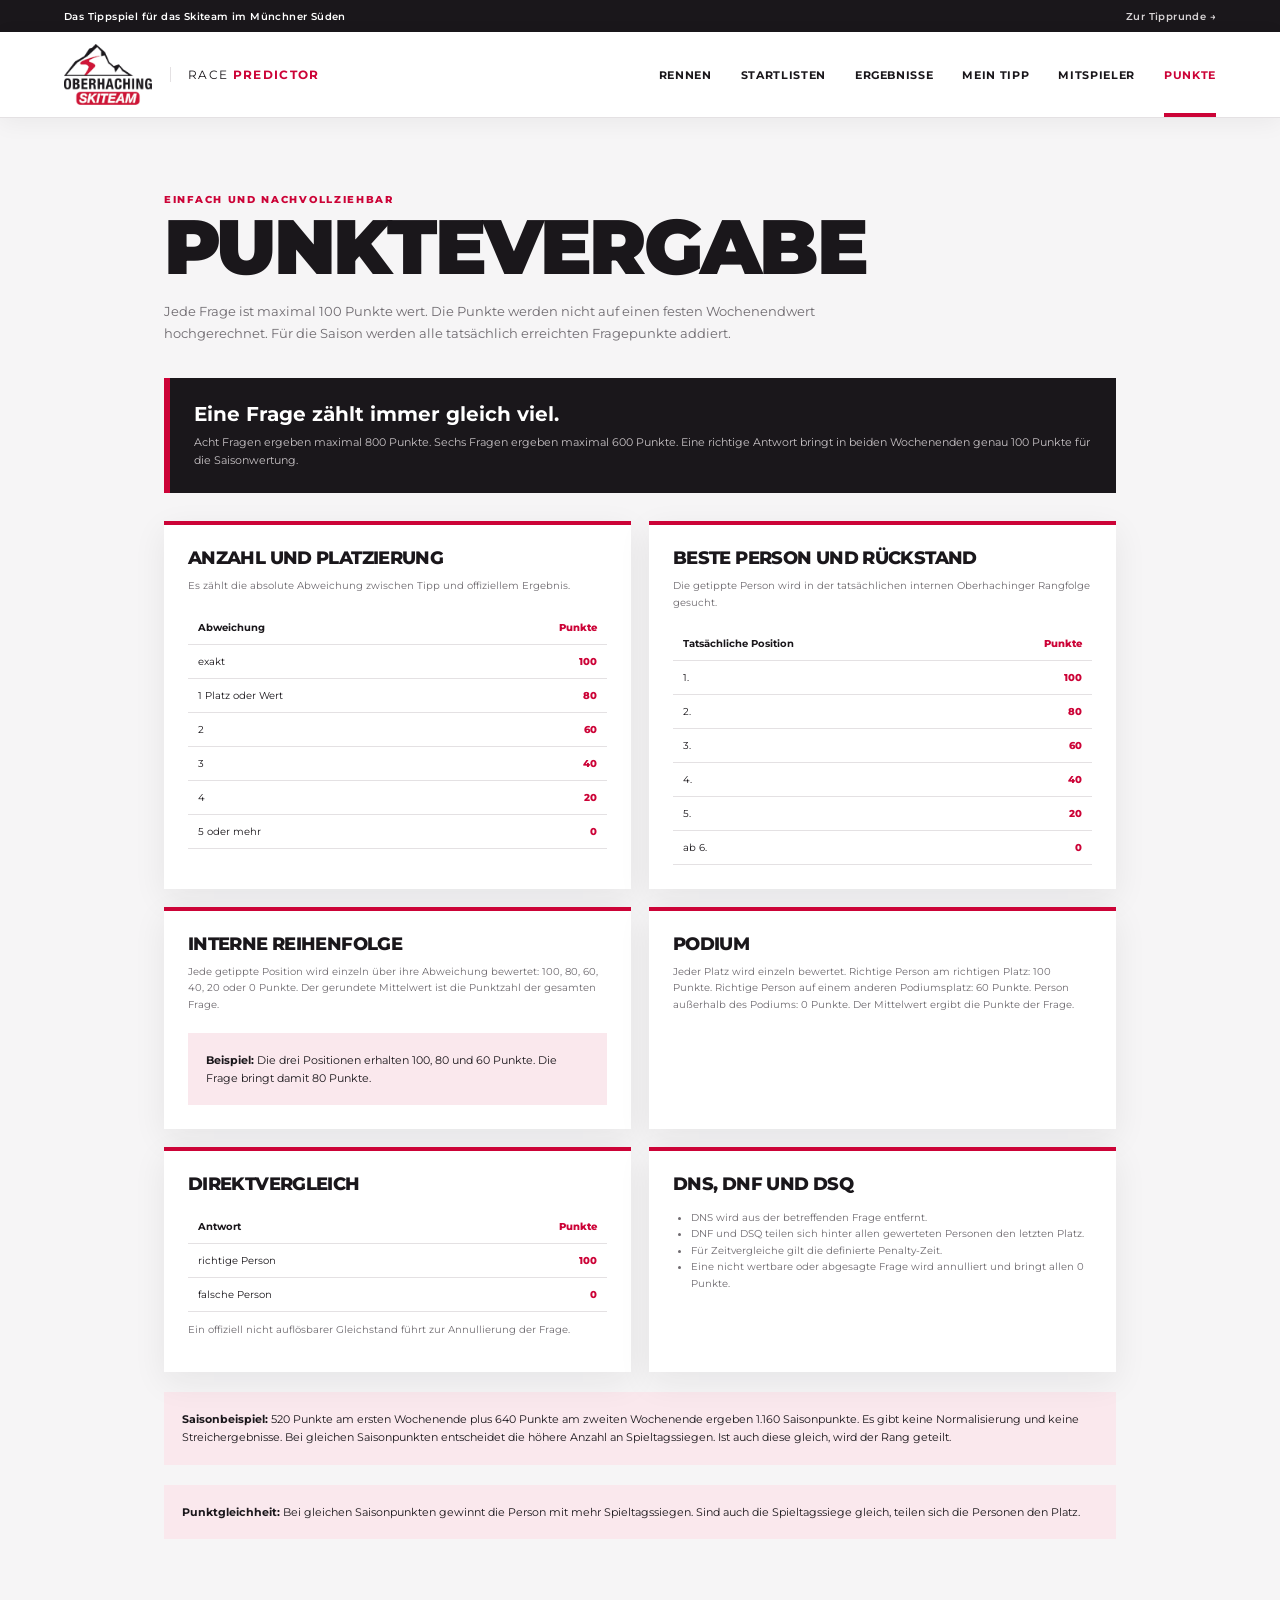
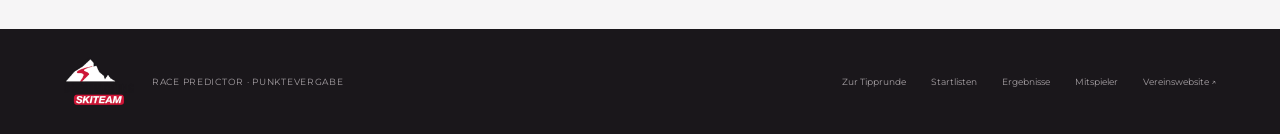
<file: apps/web/punkte.html>
<!doctype html>
<html lang="de">
  <head>
    <meta charset="UTF-8" />
    <meta name="viewport" content="width=device-width, initial-scale=1.0" />
    <meta name="description" content="Punktevergabe im Race Predictor des Skiteams Oberhaching." />
    <title>Punktevergabe | Race Predictor</title>
    <link rel="preconnect" href="https://fonts.googleapis.com" />
    <link rel="preconnect" href="https://fonts.gstatic.com" crossorigin />
    <link href="https://fonts.googleapis.com/css2?family=Montserrat:wght@400;500;600;700;800;900&display=swap" rel="stylesheet" />
    <link rel="stylesheet" href="src/styles/main.css?v=20260917c" />
  </head>
  <body>
    <div class="topline"><span>Das Tippspiel für das Skiteam im Münchner Süden</span><a href="index.html">Zur Tipprunde →</a></div>
    <header class="site-header">
      <a class="brand" href="index.html" aria-label="Race Predictor Startseite"><img src="public/images/skiteam-logo.png" alt="Skiteam Oberhaching" /><span class="product-name">Race <strong>Predictor</strong></span></a>
      <nav class="main-nav" aria-label="Hauptnavigation"><a href="index.html">Rennen</a><a href="startlisten.html">Startlisten</a><a href="ergebnisse.html">Ergebnisse</a><a href="index.html#tipp">Mein Tipp</a><a href="tipps.html">Mitspieler</a><a class="active" href="punkte.html">Punkte</a></nav>
    </header>

    <main class="rules-page">
      <span class="kicker">Einfach und nachvollziehbar</span>
      <h1>Punktevergabe</h1>
      <p class="rules-intro">Jede Frage ist maximal 100 Punkte wert. Die Punkte werden nicht auf einen festen Wochenendwert hochgerechnet. Für die Saison werden alle tatsächlich erreichten Fragepunkte addiert.</p>

      <section class="rules-highlight">
        <strong>Eine Frage zählt immer gleich viel.</strong>
        <p>Acht Fragen ergeben maximal 800 Punkte. Sechs Fragen ergeben maximal 600 Punkte. Eine richtige Antwort bringt in beiden Wochenenden genau 100 Punkte für die Saisonwertung.</p>
      </section>

      <div class="rules-grid">
        <article class="rule-card">
          <h2>Anzahl und Platzierung</h2>
          <p>Es zählt die absolute Abweichung zwischen Tipp und offiziellem Ergebnis.</p>
          <table class="points-table"><thead><tr><th>Abweichung</th><th>Punkte</th></tr></thead><tbody><tr><td>exakt</td><td>100</td></tr><tr><td>1 Platz oder Wert</td><td>80</td></tr><tr><td>2</td><td>60</td></tr><tr><td>3</td><td>40</td></tr><tr><td>4</td><td>20</td></tr><tr><td>5 oder mehr</td><td>0</td></tr></tbody></table>
        </article>

        <article class="rule-card">
          <h2>Beste Person und Rückstand</h2>
          <p>Die getippte Person wird in der tatsächlichen internen Oberhachinger Rangfolge gesucht.</p>
          <table class="points-table"><thead><tr><th>Tatsächliche Position</th><th>Punkte</th></tr></thead><tbody><tr><td>1.</td><td>100</td></tr><tr><td>2.</td><td>80</td></tr><tr><td>3.</td><td>60</td></tr><tr><td>4.</td><td>40</td></tr><tr><td>5.</td><td>20</td></tr><tr><td>ab 6.</td><td>0</td></tr></tbody></table>
        </article>

        <article class="rule-card">
          <h2>Interne Reihenfolge</h2>
          <p>Jede getippte Position wird einzeln über ihre Abweichung bewertet: 100, 80, 60, 40, 20 oder 0 Punkte. Der gerundete Mittelwert ist die Punktzahl der gesamten Frage.</p>
          <div class="rules-example"><strong>Beispiel:</strong> Die drei Positionen erhalten 100, 80 und 60 Punkte. Die Frage bringt damit 80 Punkte.</div>
        </article>

        <article class="rule-card">
          <h2>Podium</h2>
          <p>Jeder Platz wird einzeln bewertet. Richtige Person am richtigen Platz: 100 Punkte. Richtige Person auf einem anderen Podiumsplatz: 60 Punkte. Person außerhalb des Podiums: 0 Punkte. Der Mittelwert ergibt die Punkte der Frage.</p>
        </article>

        <article class="rule-card">
          <h2>Direktvergleich</h2>
          <table class="points-table"><thead><tr><th>Antwort</th><th>Punkte</th></tr></thead><tbody><tr><td>richtige Person</td><td>100</td></tr><tr><td>falsche Person</td><td>0</td></tr></tbody></table>
          <p>Ein offiziell nicht auflösbarer Gleichstand führt zur Annullierung der Frage.</p>
        </article>

        <article class="rule-card">
          <h2>DNS, DNF und DSQ</h2>
          <ul><li>DNS wird aus der betreffenden Frage entfernt.</li><li>DNF und DSQ teilen sich hinter allen gewerteten Personen den letzten Platz.</li><li>Für Zeitvergleiche gilt die definierte Penalty-Zeit.</li><li>Eine nicht wertbare oder abgesagte Frage wird annulliert und bringt allen 0 Punkte.</li></ul>
        </article>
      </div>

      <div class="rules-example"><strong>Saisonbeispiel:</strong> 520 Punkte am ersten Wochenende plus 640 Punkte am zweiten Wochenende ergeben 1.160 Saisonpunkte. Es gibt keine Normalisierung und keine Streichergebnisse. Bei gleichen Saisonpunkten entscheidet die höhere Anzahl an Spieltagssiegen. Ist auch diese gleich, wird der Rang geteilt.</div>
      <div class="rules-example"><strong>Punktgleichheit:</strong> Bei gleichen Saisonpunkten gewinnt die Person mit mehr Spieltagssiegen. Sind auch die Spieltagssiege gleich, teilen sich die Personen den Platz.</div>
    </main>

    <footer><div class="footer-brand"><img src="public/images/skiteam-logo.png" alt="Skiteam Oberhaching" /><span>Race Predictor · Punktevergabe</span></div><div><a href="index.html">Zur Tipprunde</a><a href="startlisten.html">Startlisten</a><a href="ergebnisse.html">Ergebnisse</a><a href="tipps.html">Mitspieler</a><a href="https://www.skiteam-oberhaching.de/" target="_blank" rel="noreferrer">Vereinswebsite ↗</a></div></footer>
  </body>
</html>
</file>
<file: apps/web/src/styles/main.css>
:root { --club:#cc0337; --club-dark:#9f0029; --ink:#1a171b; --muted:#6f6b70; --line:#e4e1e3; --snow:#f6f5f6; --white:#fff; --shadow:0 20px 55px rgba(26,23,27,.11); }
* { box-sizing:border-box; }
html { scroll-behavior:smooth; }
body { margin:0; color:var(--ink); background:var(--snow); font-family:"Montserrat",sans-serif; overflow-x:hidden; }
img { max-width:100%; }
a { color:inherit; text-decoration:none; }
button,select { font:inherit; }
input,textarea { font:inherit; }
.topline { min-height:32px; padding:7px clamp(20px,5vw,72px); display:flex; justify-content:space-between; align-items:center; gap:20px; color:white; background:var(--ink); font-size:10px; font-weight:600; letter-spacing:.04em; }
.topline a { color:#d7d3d5; }
.site-header { height:86px; padding:0 clamp(20px,5vw,72px); background:rgba(255,255,255,.97); border-bottom:1px solid var(--line); display:flex; align-items:center; justify-content:space-between; position:sticky; top:0; z-index:20; box-shadow:0 5px 22px rgba(26,23,27,.05); }
.brand { display:flex; align-items:center; gap:18px; }
.brand img { width:88px; height:auto; }
.product-name { border-left:1px solid var(--line); padding-left:17px; text-transform:uppercase; font-size:12px; letter-spacing:.11em; }
.product-name strong { color:var(--club); }
.main-nav { display:flex; align-self:stretch; gap:29px; }
.main-nav a { display:grid; place-items:center; position:relative; font-size:11px; text-transform:uppercase; font-weight:700; letter-spacing:.06em; }
.main-nav a:hover,.main-nav a.active { color:var(--club); }
.main-nav a.active::after { content:""; position:absolute; height:4px; left:0; right:0; bottom:0; background:var(--club); }
.header-cta { display:none; min-height:44px; padding:0 16px; align-items:center; justify-content:center; color:white; background:var(--club); font-size:10px; font-weight:800; letter-spacing:.06em; text-transform:uppercase; }
.account { display:flex; align-items:center; gap:10px; font-size:9px; font-weight:700; }.account span { max-width:120px; overflow:hidden; text-overflow:ellipsis; white-space:nowrap; }.account button { padding:7px 9px; border:1px solid var(--line); color:var(--muted); background:white; font:inherit; cursor:pointer; }
.hero { min-height:430px; padding:64px max(24px,calc((100vw - 1160px)/2)); background:var(--ink); position:relative; display:grid; grid-template-columns:minmax(0,1.45fr) minmax(270px,.55fr); align-items:center; gap:64px; overflow:hidden; }
.hero::after { content:""; position:absolute; width:18px; height:100%; right:0; top:0; background:var(--club); }
.hero-content { z-index:2; min-width:0; max-width:680px; color:white; }
.hero-logo-panel { z-index:2; width:min(100%,220px); min-height:170px; padding:28px; justify-self:end; display:grid; place-items:center; background:white; }
.hero-logo-panel img { display:block; width:113px; height:auto; }
.kicker { color:var(--club); text-transform:uppercase; letter-spacing:.17em; font-size:10px; font-weight:800; }
.kicker-light { color:white; }
.hero-series { margin:18px 0 8px; color:#d3ced1; text-transform:uppercase; letter-spacing:.11em; font-size:12px; font-weight:700; }
h1,h2 { margin:0; text-transform:uppercase; letter-spacing:-.035em; line-height:1.03; }
h1 { font-size:clamp(48px,6vw,78px); font-weight:900; }
h2 { font-size:clamp(25px,3vw,36px); font-weight:800; }
.hero h1 { font-size:clamp(34px,4vw,54px); }
.hero-intro { max-width:580px; color:#dedadd; line-height:1.65; font-size:13px; margin:24px 0 30px; }
.hero-race-schedule { display:grid; gap:10px; margin:24px 0 28px; }
.hero-race-row { display:grid; grid-template-columns:100px minmax(0,1fr); gap:18px; align-items:center; padding:14px 16px; background:rgba(255,255,255,.07); border-left:4px solid var(--club); }
.hero-race-row time { display:grid; gap:4px; padding-right:16px; border-right:1px solid rgba(255,255,255,.18); }
.hero-race-row time strong { color:white; font-size:11px; text-transform:uppercase; }
.hero-race-row time span { color:#d0cbce; font-size:12px; font-weight:700; }
.hero-race-row h2 { margin-top:3px; color:white; font-size:19px; letter-spacing:-.01em; }
.hero-race-row p { margin:5px 0 0; color:#c9c3c7; font-size:10px; line-height:1.45; }
.hero-age-class { color:#ff789d; font-size:9px; font-weight:900; letter-spacing:.1em; text-transform:uppercase; }
.hero-actions { display:flex; align-items:center; gap:25px; }
.hero-date { display:grid; gap:4px; font-size:11px; color:#d0cbce; }
.hero-date strong { color:white; text-transform:uppercase; font-size:10px; letter-spacing:.08em; }
.hero-badge { position:absolute; z-index:3; right:max(45px,calc((100vw - 1190px)/2)); bottom:36px; color:white; border:2px solid rgba(255,255,255,.7); width:112px; height:112px; border-radius:50%; display:grid; place-content:center; text-align:center; transform:rotate(-6deg); }
.hero-badge strong { font-size:28px; font-weight:900; line-height:1; }
.hero-badge span { margin-top:6px; font-size:7px; font-weight:800; letter-spacing:.12em; }
.button { min-height:48px; padding:0 20px; border:0; display:inline-flex; align-items:center; justify-content:center; gap:28px; color:white; font-size:11px; text-transform:uppercase; letter-spacing:.06em; font-weight:800; cursor:pointer; transition:transform .2s,background .2s; }
.button:hover { transform:translateY(-2px); }
.button-primary { background:var(--club); }
.button-primary:hover { background:var(--club-dark); }
.button-dark { background:var(--ink); }
.button-outline { border:2px solid white; background:transparent; }
.deadline-strip { min-height:94px; color:white; background:var(--club); display:grid; grid-template-columns:1fr auto 1fr; align-items:center; gap:35px; padding:15px max(24px,calc((100vw - 1160px)/2)); }
.deadline-label { display:flex; align-items:center; gap:12px; }
.deadline-label strong,.deadline-label small { display:block; }
.deadline-label strong { text-transform:uppercase; font-size:11px; }
.deadline-label small { margin-top:4px; font-size:9px; color:#f3b9c9; }
.pulse { width:9px; height:9px; border-radius:50%; background:white; box-shadow:0 0 0 6px rgba(255,255,255,.16); }
.countdown { display:flex; align-items:flex-start; gap:17px; }
.countdown div { text-align:center; }
.countdown strong,.countdown span { display:block; }
.countdown strong { font-size:26px; line-height:1; font-variant-numeric:tabular-nums; }
.countdown span { margin-top:5px; color:#f0a9bd; font-size:7px; text-transform:uppercase; letter-spacing:.12em; }
.countdown i { font-style:normal; font-weight:800; }
.deadline-strip>a { justify-self:end; text-transform:uppercase; font-size:9px; font-weight:800; letter-spacing:.08em; border-bottom:1px solid rgba(255,255,255,.5); padding-bottom:4px; }
.section { max-width:1208px; margin:0 auto; padding-left:24px; padding-right:24px; }
.section-title-row p { max-width:680px; margin:10px 0 0; color:var(--muted); font-size:11px; line-height:1.6; }
.weekend-overview { padding-top:76px; }
.overview-counts { display:flex; gap:8px; }
.overview-counts span { min-width:82px; padding:11px; color:var(--muted); background:white; border:1px solid var(--line); font-size:7px; font-weight:700; text-align:center; text-transform:uppercase; }
.overview-counts strong { display:block; margin-bottom:3px; color:var(--club); font-size:18px; }
.overview-grid { display:grid; grid-template-columns:1fr 1fr; gap:18px; margin-top:27px; }
.overview-card { padding:24px; background:white; border-top:4px solid var(--ink); box-shadow:0 10px 32px rgba(26,23,27,.07); }
.overview-athletes-card { grid-column:1/-1; border-top-color:var(--club); }
.overview-card-head { display:flex; align-items:center; gap:10px; padding-bottom:16px; border-bottom:1px solid var(--line); }
.overview-card-head span { color:var(--club); font-size:9px; font-weight:900; }
.overview-card-head h3 { margin:0; font-size:12px; text-transform:uppercase; }
.overview-entry { padding:14px 0; border-bottom:1px solid var(--line); }
.overview-entry:last-child { border-bottom:0; padding-bottom:0; }
.overview-entry strong,.overview-entry span,.overview-entry small { display:block; }
.overview-entry strong { font-size:11px; line-height:1.4; }
.overview-entry span { margin-top:5px; color:var(--club); font-size:8px; font-weight:700; text-transform:uppercase; }
.overview-entry small { margin-top:5px; color:var(--muted); font-size:8px; line-height:1.5; }
.overview-link { display:block; transition:color .2s,background .2s; }
.overview-link:hover,.overview-link:focus-visible { color:var(--club); background:#fff8fa; outline:0; }
.overview-athletes { display:grid; grid-template-columns:repeat(3,1fr); gap:18px; padding-top:17px; }
.athlete-group h4 { margin:0 0 8px; color:var(--club); font-size:9px; text-transform:uppercase; }
.athlete-group ul { padding:0; margin:0; list-style:none; }
.athlete-group li { padding:9px 0; border-bottom:1px solid var(--line); }
.athlete-group li:last-child { border-bottom:0; }
.athlete-group strong,.athlete-group small { display:block; }
.athlete-group strong { font-size:10px; }
.athlete-group small { margin-top:4px; color:var(--muted); font-size:7px; line-height:1.45; }
.content-grid { display:grid; grid-template-columns:minmax(0,1.65fr) minmax(300px,.75fr); gap:24px; padding-top:76px; padding-bottom:76px; }
.evaluation-section[hidden] { display:none; }
.evaluation-section { padding-bottom:76px; }
.evaluation-summary { display:grid; grid-template-columns:1fr auto auto; align-items:center; gap:36px; padding:30px 34px; color:white; background:var(--ink); border-left:6px solid var(--club); }
.evaluation-summary h2 { margin-top:8px; }
.evaluation-summary p { margin:10px 0 0; color:#b9b4b7; font-size:10px; }
.evaluation-list-link { display:inline-block; margin-top:12px; padding-bottom:3px; color:white; border-bottom:1px solid #777176; font-size:9px; font-weight:800; text-transform:uppercase; }
.fixture-badge { display:inline-block; margin-top:12px; padding:6px 8px; color:white; background:var(--club); font-size:8px; font-weight:800; text-transform:uppercase; letter-spacing:.08em; }
.weekend-score,.raw-score { display:flex; align-items:center; gap:10px; }
.weekend-score strong { color:white; font-size:48px; line-height:1; }
.raw-score strong { font-size:22px; }
.weekend-score span,.raw-score span { color:#aaa4a8; font-size:8px; font-weight:700; line-height:1.5; text-transform:uppercase; }
.evaluation-list { display:grid; gap:12px; margin-top:18px; }
.evaluation-card { padding:22px 24px; background:white; border:1px solid var(--line); }
.evaluation-card.annulled { opacity:.68; }
.evaluation-card-head { display:grid; grid-template-columns:42px 1fr auto; align-items:start; gap:14px; }
.evaluation-card-head h3 { margin:5px 0 0; font-size:13px; line-height:1.4; }
.evaluation-points { color:var(--club); font-size:12px; white-space:nowrap; }
.answer-comparison { display:grid; grid-template-columns:1fr 1fr; gap:12px; margin:17px 0 0 56px; }
.answer-comparison div { padding:13px; background:#faf9fa; border-left:3px solid var(--line); }
.answer-comparison div:last-child { border-left-color:var(--club); }
.answer-comparison span,.answer-comparison strong { display:block; }
.answer-comparison span { color:var(--muted); font-size:8px; font-weight:800; text-transform:uppercase; }
.answer-comparison strong { margin-top:6px; font-size:10px; line-height:1.5; }
.score-bar { height:4px; margin:14px 0 0 56px; background:var(--line); overflow:hidden; }
.score-bar span { display:block; height:100%; background:var(--club); }
.score-explanation { margin:12px 0 0 56px; padding:10px 12px; color:var(--ink); background:#fae8ed; font-size:9px; font-weight:700; line-height:1.5; }
.prediction-panel { background:white; border-top:5px solid var(--club); padding:35px; box-shadow:var(--shadow); }
.section-heading,.section-title-row,.prediction-footer,.leaderboard-head { display:flex; align-items:center; justify-content:space-between; gap:22px; }
.section-heading h2,.section-title-row h2,.leaderboard-head h2 { margin-top:9px; }
.section-heading p { color:var(--muted); margin:10px 0 0; font-size:12px; line-height:1.5; }
.points-pill { padding:9px 11px; background:#fae8ed; color:var(--club); font-size:9px; font-weight:800; text-transform:uppercase; white-space:nowrap; }
.podium-picks { display:grid; gap:10px; margin-top:28px; }
.pick-card { display:grid; grid-template-columns:48px 1fr minmax(220px,1.25fr); align-items:center; gap:14px; min-height:78px; padding:10px 14px 10px 10px; background:#faf9fa; border:1px solid var(--line); cursor:pointer; }
.pick-card:focus-within { outline:2px solid rgba(204,3,55,.2); border-color:var(--club); }
.place-number { width:48px; height:56px; color:white; background:var(--ink); display:grid; place-items:center; font-size:22px; font-weight:900; }
.first .place-number { background:var(--club); }
.place-copy strong,.place-copy small { display:block; }
.place-copy strong { text-transform:uppercase; font-size:11px; }
.place-copy small { margin-top:4px; color:var(--muted); font-size:9px; }
select { width:100%; padding:12px; border:1px solid #d9d5d7; background:white; color:var(--ink); outline:none; font-size:11px; font-weight:600; cursor:pointer; }
.prediction-footer { margin-top:24px; padding-top:21px; border-top:1px solid var(--line); }
.prediction-footer p { color:var(--muted); font-size:10px; line-height:1.5; }
.prediction-footer p.error { color:var(--club); font-weight:700; }
.leaderboard-card { padding:31px 27px; color:white; background:var(--ink); position:relative; overflow:hidden; }
.leaderboard-card::before { content:""; position:absolute; background:var(--club); width:100px; height:220px; right:-75px; top:-50px; transform:rotate(25deg); }
.leaderboard-head { position:relative; }
.season { color:#a7a1a5; font-size:8px; text-transform:uppercase; letter-spacing:.08em; }
.leaderboard { padding:0; margin:22px 0 15px; list-style:none; position:relative; }
.leaderboard li { display:grid; grid-template-columns:20px 34px 1fr auto; align-items:center; gap:10px; padding:12px 0; border-bottom:1px solid #3a363a; }
.leaderboard .leaderboard-empty { display:block; color:#aaa4a8; font-size:9px; line-height:1.6; }
.rank { color:#8f898d; font-size:10px; font-weight:800; }
.avatar { width:33px; height:33px; display:grid; place-items:center; background:var(--club)!important; border-radius:50%; font-size:9px; font-weight:800; }
.person strong,.person span { display:block; }
.person strong { font-size:10px; }
.person span { color:#928d90; font-size:8px; margin-top:3px; }
.score { font-size:11px; font-weight:800; }
.score small { color:#928d90; font-size:8px; }
.text-button { width:100%; border:1px solid #484348; color:white; background:transparent; padding:11px; font-size:9px; text-transform:uppercase; font-weight:800; cursor:pointer; }
.leaderboard-card>a.text-button { display:block; text-align:center; }
.upcoming { padding-bottom:85px; }
.demo-note { color:var(--muted); font-size:9px; text-transform:uppercase; letter-spacing:.08em; }
.race-list { display:grid; grid-template-columns:repeat(3,1fr); gap:17px; margin-top:27px; }
.race-card { background:white; border:1px solid var(--line); padding:0; position:relative; transition:transform .2s,box-shadow .2s; overflow:hidden; }
.race-card:hover { transform:translateY(-4px); box-shadow:var(--shadow); }
.race-card::before { content:""; display:block; height:5px; background:var(--club); }
.race-card-top,.race-card-bottom { display:flex; align-items:center; justify-content:space-between; }
.race-card-top { padding:18px 20px 0; }
.race-date { color:var(--muted); font-size:8px; text-transform:uppercase; font-weight:700; letter-spacing:.08em; }
.status { color:var(--club); background:#fae8ed; padding:5px 7px; font-size:7px; text-transform:uppercase; font-weight:800; }
.race-card .location { display:flex; align-items:center; gap:13px; margin:25px 20px; }
.event-icon { width:43px; height:43px; color:white; background:var(--ink); display:grid; place-items:center; font-size:18px; font-weight:900; }
.race-card .location strong,.race-card .location span { display:block; }
.race-card .location strong { text-transform:uppercase; font-size:15px; line-height:1.15; }
.race-card .location span { color:var(--muted); margin-top:5px; font-size:9px; }
.race-card-bottom { padding:14px 20px; background:#f7f6f7; color:var(--muted); font-size:8px; }
.race-card-bottom button { border:0; color:var(--club); background:transparent; font-size:9px; text-transform:uppercase; font-weight:800; cursor:pointer; }
.club-callout { color:white; background:linear-gradient(105deg,var(--club),var(--club-dark)); }
.club-callout-inner { max-width:1208px; min-height:250px; padding:50px 24px; margin:0 auto; display:grid; grid-template-columns:auto 1fr auto; align-items:center; gap:45px; }
.large-number { font-size:clamp(45px,7vw,82px); font-weight:900; letter-spacing:-.08em; opacity:.23; }
.club-callout h2 { margin-top:8px; }
.how-it-works { padding-top:80px; padding-bottom:85px; }
.steps { display:grid; grid-template-columns:repeat(3,1fr); gap:20px; margin-top:32px; }
.steps article { display:flex; gap:17px; padding:25px; background:white; border-bottom:4px solid var(--ink); }
.steps article>span { color:var(--club); font-size:24px; font-weight:900; line-height:1; }
.steps strong { text-transform:uppercase; font-size:11px; }
.steps p { color:var(--muted); font-size:10px; line-height:1.6; margin:8px 0 0; }
.inline-link { color:var(--club); font-weight:800; }
.rules-page { max-width:1000px; margin:0 auto; padding:70px 24px 90px; }
.rules-intro { max-width:740px; margin:14px 0 34px; color:var(--muted); font-size:13px; line-height:1.7; }
.rules-highlight { margin-bottom:28px; padding:24px; color:white; background:var(--ink); border-left:6px solid var(--club); }
.rules-highlight strong { display:block; font-size:20px; }
.rules-highlight p { margin:8px 0 0; color:#c7c2c5; font-size:11px; line-height:1.6; }
.rules-grid { display:grid; grid-template-columns:repeat(2,minmax(0,1fr)); gap:18px; }
.rule-card { padding:24px; background:white; border-top:4px solid var(--club); box-shadow:0 10px 32px rgba(26,23,27,.07); }
.rule-card h2 { font-size:18px; }
.rule-card p,.rule-card li { color:var(--muted); font-size:10px; line-height:1.65; }
.rule-card ul { padding-left:18px; }
.points-table { width:100%; margin-top:16px; border-collapse:collapse; font-size:10px; }
.points-table th,.points-table td { padding:10px; border-bottom:1px solid var(--line); text-align:left; }
.points-table th:last-child,.points-table td:last-child { color:var(--club); font-weight:800; text-align:right; }
.rules-example { margin-top:20px; padding:18px; background:#fae8ed; font-size:11px; line-height:1.65; }
footer { min-height:105px; padding:20px clamp(24px,5vw,72px); color:#a6a0a4; background:var(--ink); display:flex; align-items:center; justify-content:space-between; font-size:9px; }
.footer-brand { display:flex; align-items:center; gap:18px; }
.footer-brand img { width:70px; }
.footer-brand span { text-transform:uppercase; letter-spacing:.08em; }
footer>div:last-child { display:flex; flex-wrap:wrap; gap:25px; }
.toast { position:fixed; right:24px; bottom:24px; padding:15px 18px; color:white; background:var(--club); font-size:10px; font-weight:800; box-shadow:var(--shadow); transform:translateY(90px); opacity:0; transition:.3s ease; z-index:30; }
.toast.show { transform:translateY(0); opacity:1; }
.question-list { display:grid; gap:14px; margin-top:28px; }
.player-input { display:grid; grid-template-columns:180px minmax(180px,1fr); align-items:center; gap:7px 14px; margin-top:25px; padding:16px; background:#faf9fa; border-left:4px solid var(--club); }
.player-input>span { font-size:9px; font-weight:800; text-transform:uppercase; }
.player-input input { width:100%; padding:12px; border:1px solid #d9d5d7; background:white; color:var(--ink); outline:none; font-size:11px; font-weight:600; }
.player-input input:focus { border-color:var(--club); }
.player-input small { grid-column:2; color:var(--muted); font-size:8px; }
.question-card { margin:0; padding:22px; border:1px solid var(--line); background:#faf9fa; min-width:0; }
.question-card.invalid { border-color:var(--club); box-shadow:inset 4px 0 0 var(--club); }
.question-head { display:grid; grid-template-columns:42px 1fr; gap:14px; align-items:start; }
.question-number { width:42px; height:42px; display:grid; place-items:center; color:white; background:var(--ink); font-size:12px; font-weight:900; }
.question-type { color:var(--club); font-size:8px; font-weight:800; letter-spacing:.1em; text-transform:uppercase; }
.question-meta { display:flex; align-items:center; flex-wrap:wrap; gap:7px 13px; }
.question-scope { color:var(--muted); font-size:8px; font-weight:700; }
.question-head h3 { margin:5px 0 0; font-size:14px; line-height:1.4; }
.question-head p { margin:6px 0 0; color:var(--muted); font-size:9px; line-height:1.5; }
.answer-control { margin:17px 0 0 56px; }
.single-input { display:grid; grid-template-columns:130px minmax(160px,1fr); gap:12px; align-items:center; }
.single-input>span,.ranking-grid label>span { color:var(--muted); font-size:9px; font-weight:700; text-transform:uppercase; }
.single-input input { width:100%; padding:12px; border:1px solid #d9d5d7; background:white; color:var(--ink); outline:none; font-size:11px; font-weight:600; }
.single-input input:focus,.single-input select:focus,.ranking-grid select:focus { border-color:var(--club); }
.choice-grid { display:grid; grid-template-columns:repeat(2,minmax(0,1fr)); gap:10px; }
.choice-option { position:relative; cursor:pointer; }
.choice-option input { position:absolute; opacity:0; pointer-events:none; }
.choice-option>span { display:block; padding:13px; border:1px solid #d9d5d7; background:white; font-size:11px; font-weight:700; }
.choice-option small { display:block; margin-top:3px; color:var(--muted); font-size:8px; }
.choice-option input:checked+span { color:var(--club); border-color:var(--club); background:#fae8ed; box-shadow:inset 3px 0 0 var(--club); }
.choice-option input:focus-visible+span { outline:2px solid var(--club); outline-offset:2px; }
.ranking-grid { display:grid; gap:8px; }
.ranking-grid label { display:grid; grid-template-columns:70px 1fr; gap:12px; align-items:center; }
.question-error { min-height:13px; margin:8px 0 0 56px; color:var(--club); font-size:9px; font-weight:700; }
.form-actions { display:flex; align-items:center; gap:10px; }
.reset-button { width:auto; color:var(--muted); border:0; padding:11px 4px; }
.reset-button:hover { color:var(--club); }
.export-button { width:auto; color:var(--club); border-color:var(--club); white-space:nowrap; }
.button:disabled,.text-button:disabled,input:disabled,select:disabled { cursor:not-allowed; opacity:.55; }
.visually-hidden { position:absolute; width:1px; height:1px; padding:0; margin:-1px; overflow:hidden; clip:rect(0,0,0,0); white-space:nowrap; border:0; }

/* Shared detail pages for community tips and start lists. */
.detail-page { max-width:1120px; min-height:65vh; margin:0 auto; padding:70px 24px 90px; }
.detail-page-heading { display:flex; align-items:flex-end; justify-content:space-between; gap:28px; margin-bottom:28px; }
.detail-page-heading h1 { margin-top:10px; font-size:clamp(38px,5vw,62px); }
.detail-page-heading p { max-width:700px; margin:14px 0 0; color:var(--muted); font-size:13px; line-height:1.65; }
.detail-counts { display:flex; gap:8px; }
.detail-count { display:inline-flex; min-height:44px; padding:10px 14px; align-items:center; color:white; background:var(--ink); font-size:11px; font-weight:800; text-transform:uppercase; white-space:nowrap; }
.detail-count-club { background:var(--club); }
.visibility-note,.start-list-legend { display:flex; align-items:center; gap:16px; margin-bottom:25px; padding:17px 20px; background:#fae8ed; border-left:4px solid var(--club); }
.visibility-note strong { font-size:12px; text-transform:uppercase; }
.visibility-note p,.start-list-legend p { margin:0; color:var(--muted); font-size:11px; line-height:1.55; }
.visibility-note.is-locked { background:#f1eff0; border-left-color:var(--ink); }
.empty-state { grid-column:1/-1; padding:28px; margin:0; color:var(--muted); background:white; border:1px solid var(--line); font-size:13px; line-height:1.6; }
.error-state { color:var(--club); border-color:var(--club); }

.community-locked { grid-column:1/-1; display:grid; justify-items:center; gap:12px; padding:52px 24px; background:white; border-top:5px solid var(--ink); box-shadow:0 10px 32px rgba(26,23,27,.07); text-align:center; }
.community-locked>span { display:grid; width:54px; height:54px; place-items:center; background:#f1eff0; border-radius:50%; font-size:24px; }
.community-locked h2 { margin-top:4px; font-size:24px; }
.community-locked p { max-width:600px; margin:0 0 8px; color:var(--muted); font-size:13px; line-height:1.65; }

.community-grid { display:grid; grid-template-columns:repeat(2,minmax(0,1fr)); gap:20px; }
.community-card { min-width:0; background:white; border-top:5px solid var(--ink); box-shadow:0 10px 32px rgba(26,23,27,.07); }
.community-card.is-current-user { border-top-color:var(--club); }
.community-card>header { display:flex; align-items:center; gap:14px; padding:22px; border-bottom:1px solid var(--line); }
.community-avatar { display:grid; width:44px; height:44px; flex:0 0 44px; place-items:center; color:white; background:var(--club); border-radius:50%; font-size:12px; font-weight:900; }
.community-card h2 { font-size:17px; line-height:1.25; text-transform:none; letter-spacing:0; }
.community-card header p { margin:5px 0 0; color:var(--muted); font-size:10px; }
.self-label { display:inline-block; margin-left:6px; padding:4px 6px; color:white; background:var(--club); font-size:8px; text-transform:uppercase; vertical-align:middle; }
.community-card ol { padding:0 22px 12px; margin:0; list-style:none; }
.community-card li { display:grid; grid-template-columns:32px minmax(0,1fr) 74px; gap:12px; padding:15px 0; border-bottom:1px solid var(--line); }
.community-card li:last-child { border-bottom:0; }
.community-question-number { color:var(--club); font-size:11px; font-weight:900; }
.community-card li small,.community-card li strong { display:block; overflow-wrap:anywhere; }
.community-card li small { color:var(--muted); font-size:10px; line-height:1.45; }
.community-card li strong { margin-top:6px; font-size:12px; line-height:1.5; }
.community-total { display:flex; align-items:center; gap:7px; margin-left:auto; padding-left:12px; text-align:right; }
.community-total strong { color:var(--club); font-size:24px; line-height:1; }
.community-total span { color:var(--muted); font-size:8px; font-weight:700; line-height:1.35; text-transform:uppercase; }
.community-total.is-open span { font-size:9px; }
.community-question-score { align-self:center; color:var(--muted); font-size:11px; font-weight:900; text-align:right; }
.community-question-score.is-scored { color:var(--club); }
.community-question-score small { display:block; margin-top:3px; font-size:7px!important; text-transform:uppercase; }
.community-score-explanation { margin:5px 0 0; color:var(--muted); font-size:9px; line-height:1.45; }

.list-jump-nav { display:flex; gap:8px; margin-bottom:22px; overflow-x:auto; scrollbar-width:thin; }
.list-jump-nav a { flex:0 0 auto; padding:11px 14px; color:var(--club); background:white; border:1px solid var(--club); font-size:10px; font-weight:800; }
.start-list-container { display:grid; gap:28px; }
.start-list-card { scroll-margin-top:105px; background:white; box-shadow:0 10px 32px rgba(26,23,27,.07); }
.start-list-head { display:flex; align-items:center; justify-content:space-between; gap:24px; padding:26px; color:white; background:var(--ink); border-left:6px solid var(--club); }
.start-list-head .kicker { line-height:1.55; }
.start-list-head h2 { max-width:730px; margin-top:8px; font-size:24px; line-height:1.2; }
.start-list-head p { margin:8px 0 0; color:#bdb7bb; font-size:11px; line-height:1.5; }
.start-list-head>div:last-child { min-width:90px; text-align:right; }
.start-list-head>div:last-child strong,.start-list-head>div:last-child span,.start-list-head>div:last-child small { display:block; }
.start-list-head>div:last-child strong { color:white; font-size:34px; }
.start-list-head>div:last-child span { color:#bdb7bb; font-size:8px; text-transform:uppercase; }
.start-list-head>div:last-child small { margin-top:6px; color:#ff7a9e; font-size:10px; font-weight:800; }
.starter-group { padding:24px 26px; border-bottom:1px solid var(--line); }
.starter-group:last-child { border-bottom:0; }
.starter-group>header { display:flex; align-items:flex-end; justify-content:space-between; gap:20px; margin-bottom:13px; }
.starter-group h3 { margin:5px 0 0; font-size:16px; }
.starter-group>header>span { color:var(--muted); font-size:10px; font-weight:700; }
.starter-table { border:1px solid var(--line); }
.starter-row { display:grid; grid-template-columns:70px minmax(180px,1.2fr) minmax(150px,1fr) 85px; align-items:center; min-height:47px; border-bottom:1px solid var(--line); }
.starter-row:last-child { border-bottom:0; }
.starter-row>* { min-width:0; padding:10px 12px; font-size:11px; overflow-wrap:anywhere; }
.starter-row>span { color:var(--muted); }
.starter-table-head { min-height:38px; background:#f5f3f4; }
.starter-table-head span { font-size:8px; font-weight:800; text-transform:uppercase; }
.target-club-starter { background:#fff1f5; box-shadow:inset 4px 0 0 var(--club); }
.target-club-starter strong { color:var(--club); }
.club-marker { display:inline-flex; padding:4px 6px; color:white; background:var(--club); font-size:8px; font-weight:900; line-height:1; text-transform:uppercase; vertical-align:middle; }
.result-table { border:1px solid var(--line); }
.result-row { display:grid; grid-template-columns:70px minmax(180px,1.15fr) minmax(145px,.8fr) minmax(190px,1fr); align-items:center; min-height:54px; border-bottom:1px solid var(--line); }
.result-row:last-child { border-bottom:0; }
.result-row>* { min-width:0; padding:10px 12px; overflow-wrap:anywhere; }
.result-table-head { min-height:38px; background:#f5f3f4; }
.result-table-head span { color:var(--muted); font-size:8px; font-weight:800; text-transform:uppercase; }
.result-rank { color:var(--club); font-size:13px; font-weight:900; text-align:center; }
.result-person strong,.result-person small,.result-time strong,.result-time small { display:block; }
.result-person strong,.result-time strong { font-size:11px; }
.result-person small,.result-time small { margin-top:4px; color:var(--muted); font-size:8px; line-height:1.45; }
.result-club { color:var(--muted); font-size:10px; }
.result-time { text-align:right; }
.result-row.is-unclassified { background:#f8f7f8; }
.result-row.is-unclassified .result-rank,.result-row.is-unclassified .result-time strong { color:var(--muted); }
@media (max-width:920px) { .main-nav{display:none}.hero{min-height:540px}.hero::after,.hero-badge{display:none}.deadline-strip{grid-template-columns:1fr auto}.deadline-strip>a{display:none}.content-grid{grid-template-columns:1fr}.evaluation-summary{grid-template-columns:1fr 1fr}.evaluation-summary>div:first-child{grid-column:1/-1}.race-list{grid-template-columns:1fr 1fr}.overview-athletes{grid-template-columns:repeat(2,1fr)}.club-callout-inner{grid-template-columns:auto 1fr}.club-callout-inner .button{grid-column:2;justify-self:start} }
@media (max-width:650px) { .topline span{display:none}.topline{justify-content:flex-end}.site-header{height:75px}.brand img{width:72px}.product-name{font-size:9px}.profile-button{display:none}.hero{min-height:570px;background-position:61% center}.hero-overlay{background:linear-gradient(90deg,rgba(16,13,16,.91),rgba(16,13,16,.35))}.hero-content{padding-right:24px}.hero-intro{font-size:11px}.hero-actions{flex-direction:column;align-items:flex-start}.deadline-strip{grid-template-columns:1fr;padding-top:22px;padding-bottom:22px}.countdown{justify-self:start}.weekend-overview{padding-top:48px}.overview-counts{width:100%}.overview-counts span{flex:1;min-width:0}.overview-grid{grid-template-columns:1fr}.overview-athletes-card{grid-column:auto}.overview-athletes{grid-template-columns:1fr}.content-grid{padding-top:48px;padding-bottom:55px}.evaluation-section{padding-bottom:55px}.evaluation-summary{grid-template-columns:1fr;gap:22px;padding:25px 20px}.evaluation-summary>div:first-child{grid-column:auto}.evaluation-card{padding:17px 14px}.evaluation-card-head{grid-template-columns:34px 1fr}.evaluation-card-head .question-number{width:34px;height:34px}.evaluation-points{grid-column:2}.answer-comparison{grid-template-columns:1fr;margin-left:0}.score-bar,.score-explanation{margin-left:0}.prediction-panel{padding:27px 18px}.section-heading{align-items:flex-start;flex-direction:column}.question-card{padding:17px 14px}.question-head{grid-template-columns:34px 1fr}.question-number{width:34px;height:34px}.answer-control,.question-error{margin-left:0}.single-input,.ranking-grid label{grid-template-columns:1fr}.choice-grid{grid-template-columns:1fr}.prediction-footer{align-items:stretch;flex-direction:column}.prediction-footer .button{width:100%}.form-actions{align-items:stretch;flex-direction:column}.section-title-row{align-items:flex-start;flex-direction:column}.race-list{grid-template-columns:1fr}.upcoming{padding-bottom:60px}.club-callout-inner{grid-template-columns:1fr;gap:20px}.large-number{display:none}.club-callout-inner .button{grid-column:auto}.steps{grid-template-columns:1fr}.how-it-works{padding-top:60px;padding-bottom:60px}footer{flex-direction:column;align-items:flex-start;gap:22px} }
@media (max-width:650px) { .player-input{grid-template-columns:1fr}.player-input small{grid-column:auto} }
@media (max-width:650px) { .rules-page{padding-top:45px}.rules-grid{grid-template-columns:1fr} }

/* Responsive shell: touch-friendly on phones, spacious on notebooks. */
@media (max-width:920px) {
  .header-cta { display:inline-flex; }
  .hero { min-height:390px; padding:48px 24px; grid-template-columns:minmax(0,1fr) 230px; gap:34px; }
  .hero::after { display:none; }
  .hero-logo-panel { width:190px; min-height:145px; padding:22px; }
  .hero-logo-panel img { width:113px; }
}

@media (max-width:650px) {
  .topline { min-height:38px; padding:8px 16px; }
  .topline a { min-height:22px; display:flex; align-items:center; }
  .site-header { height:72px; padding:0 16px; }
  .brand { gap:12px; min-width:0; }
  .brand img { width:64px; }
  .product-name { padding-left:12px; font-size:10px; white-space:nowrap; }
  .account { margin-left:auto; }
  .account span { display:none; }
  .account button { min-height:40px; padding:7px 10px; }
  .header-cta { display:none; }

  .hero { min-height:0; padding:32px 16px 38px; grid-template-columns:minmax(0,1fr); gap:26px; }
  .hero-logo-panel { order:-1; justify-self:start; width:130px; min-height:88px; padding:10px 14px; }
  .hero-logo-panel img { width:100px; }
  .hero-content { width:100%; padding-right:0; }
  h1 { font-size:clamp(31px,10vw,42px); overflow-wrap:anywhere; }
  .hero-series { margin-top:14px; font-size:10px; line-height:1.5; }
  .hero h1 { font-size:32px; }
  .hero-race-schedule { margin:18px 0 22px; }
  .hero-race-row { grid-template-columns:78px minmax(0,1fr); gap:12px; padding:13px 12px; }
  .hero-race-row time { padding-right:10px; }
  .hero-race-row time strong { font-size:10px; }
  .hero-race-row time span { font-size:11px; }
  .hero-race-row h2 { font-size:17px; }
  .hero-race-row p { font-size:11px; }
  .hero-age-class { font-size:10px; }
  .hero-intro { font-size:13px; line-height:1.6; margin:20px 0 24px; }
  .hero-actions { display:grid; width:100%; gap:16px; align-items:stretch; }
  .hero-actions .button { width:100%; min-height:50px; }
  .hero-date { font-size:12px; line-height:1.45; }

  .section { padding-left:16px; padding-right:16px; }
  .deadline-strip { padding-left:16px; padding-right:16px; }
  .overview-card,.race-card,.question-card,.evaluation-card { min-width:0; }
  .overview-entry strong,.overview-entry small,.athlete-group strong,.athlete-group small,
  .question-head h3,.question-head p,.question-scope,.answer-comparison strong,
  .evaluation-card strong,.race-card strong { overflow-wrap:anywhere; }

  select,.player-input input,.single-input input { font-size:16px; min-height:48px; }
  .choice-option>span { min-height:48px; padding:14px; display:flex; flex-direction:column; justify-content:center; }
  .question-head h3 { font-size:15px; }
  .question-head p,.question-scope,.question-type { font-size:10px; }
  .single-input>span,.ranking-grid label>span { font-size:10px; }
  .question-error { font-size:10px; }
  .button,.text-button,.race-card-bottom button { min-height:44px; }
  .form-actions,.prediction-footer { width:100%; }
  .form-actions>* { width:100%; }
  .toast { left:16px; right:16px; bottom:calc(16px + env(safe-area-inset-bottom)); text-align:center; }

  /* Mobile type scale: supporting text stays readable without zooming. */
  body { font-size:16px; }
  .topline,.account,.account button { font-size:12px; }
  .kicker { font-size:11px; }
  .section-title-row p,.section-heading p,.prediction-footer p { font-size:13px; }
  .overview-counts span { font-size:10px; }
  .overview-entry strong,.athlete-group strong { font-size:14px; }
  .overview-entry span,.overview-entry small,.athlete-group h4,.athlete-group small { font-size:11px; }
  .question-head h3 { font-size:16px; }
  .question-head p,.question-scope,.question-type,.single-input>span,.ranking-grid label>span,.question-error { font-size:12px; }
  .choice-option>span { font-size:14px; }
  .choice-option small { font-size:11px; }
  .points-pill,.season,.rank,.person strong,.person span,.score,.score small,.leaderboard .leaderboard-empty { font-size:11px; }
  .race-date,.status,.race-card .location span,.race-card-bottom,.race-card-bottom button { font-size:11px; }
  .steps strong { font-size:14px; }
  .steps p,.rule-card p,.rule-card li,.points-table,.rules-highlight p,.rules-example,footer { font-size:12px; }
  .answer-comparison span,.answer-comparison strong,.score-explanation,.evaluation-summary p,.weekend-score span,.raw-score span { font-size:11px; }

  .detail-page { padding:45px 16px 65px; }
  .detail-page-heading { align-items:flex-start; flex-direction:column; margin-bottom:22px; }
  .detail-page-heading h1 { font-size:36px; }
  .detail-page-heading p { font-size:14px; }
  .detail-counts { width:100%; }
  .detail-count { min-height:46px; font-size:12px; }
  .visibility-note,.start-list-legend { align-items:flex-start; flex-direction:column; gap:7px; padding:16px; }
  .visibility-note strong { font-size:13px; }
  .visibility-note p,.start-list-legend p { font-size:13px; }
  .community-locked { padding:38px 18px; }
  .community-locked h2 { font-size:22px; }
  .community-locked p { font-size:14px; }
  .community-grid { grid-template-columns:1fr; }
  .community-card>header { padding:18px 16px; }
  .community-card h2 { font-size:18px; }
  .community-card header p { font-size:12px; }
  .community-card ol { padding:0 16px 8px; }
  .community-card li small { font-size:12px; }
  .community-card li strong { font-size:14px; }
  .community-card li { grid-template-columns:28px minmax(0,1fr) 66px; gap:8px; }
  .community-question-score { font-size:13px; }
  .community-question-score small { font-size:9px!important; }
  .community-score-explanation { font-size:11px; }
  .community-total strong { font-size:26px; }
  .community-total span { font-size:9px; }
  .start-list-head { align-items:flex-start; padding:22px 18px; }
  .start-list-head h2 { font-size:20px; }
  .start-list-head p { font-size:12px; }
  .start-list-head>div:last-child { min-width:55px; }
  .starter-group { padding:20px 14px; }
  .starter-group h3 { font-size:17px; }
  .starter-group>header>span { font-size:11px; }
  .starter-table-head { display:none; }
  .starter-row { grid-template-columns:48px minmax(0,1fr) 52px; align-items:start; min-height:68px; padding:9px 0; }
  .starter-row>* { padding:5px 9px; font-size:13px; }
  .starter-row>strong { grid-column:2; grid-row:1; }
  .starter-row>span:nth-child(3) { grid-column:2/-1; grid-row:2; font-size:11px; }
  .starter-row>span:last-child { grid-column:3; grid-row:1; text-align:right; }
  .start-number { font-weight:800; text-align:center; }
  .list-jump-nav a { min-height:44px; font-size:12px; }
  .result-table-head { display:none; }
  .result-row { grid-template-columns:48px minmax(0,1fr) minmax(110px,.8fr); align-items:start; min-height:88px; padding:9px 0; }
  .result-row>* { padding:5px 9px; }
  .result-rank { grid-column:1; grid-row:1/3; font-size:14px; }
  .result-person { grid-column:2; grid-row:1; }
  .result-person strong,.result-time strong { font-size:13px; }
  .result-person small,.result-time small,.result-club { font-size:11px; }
  .result-club { grid-column:2; grid-row:2; }
  .result-time { grid-column:3; grid-row:1/3; }
}

@media (max-width:380px) {
  .product-name { display:none; }
  .hero h1 { font-size:30px; }
  .prediction-panel,.question-card,.evaluation-card { padding-left:14px; padding-right:14px; }
}
</file>
